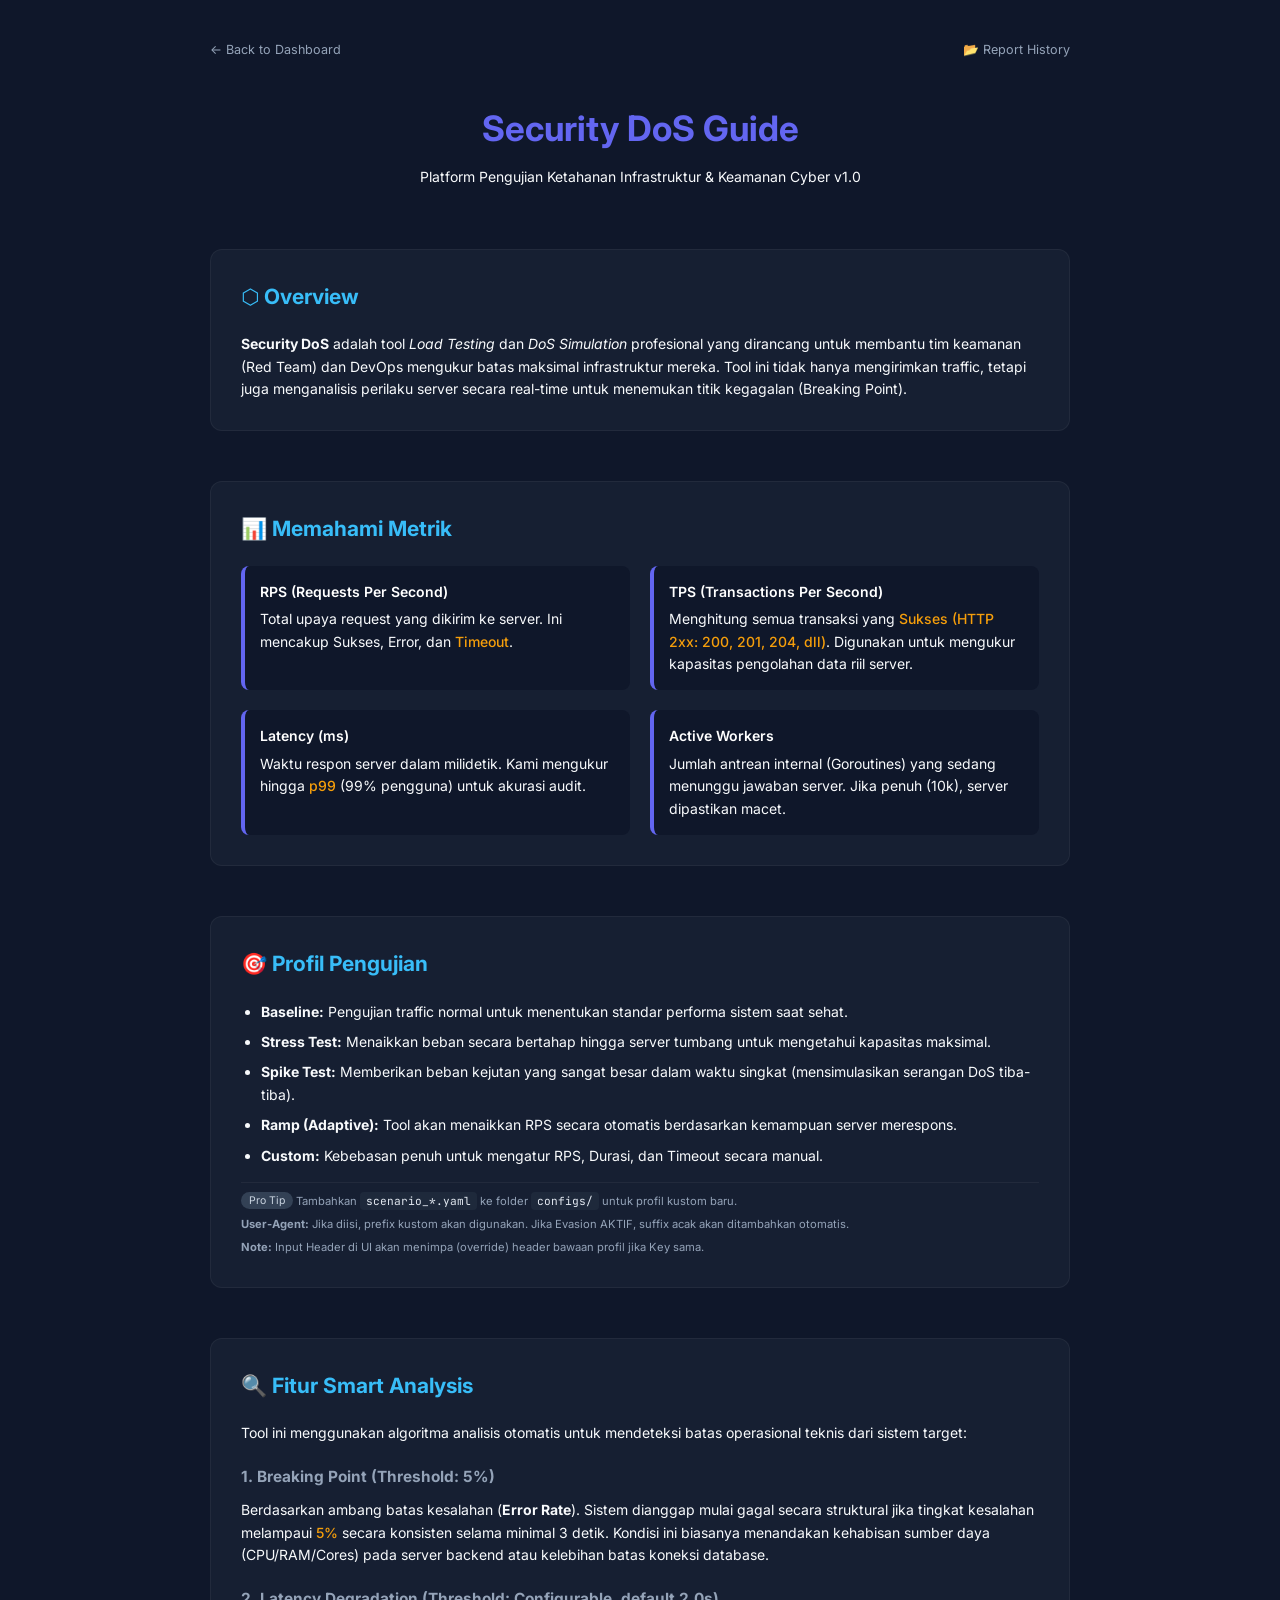
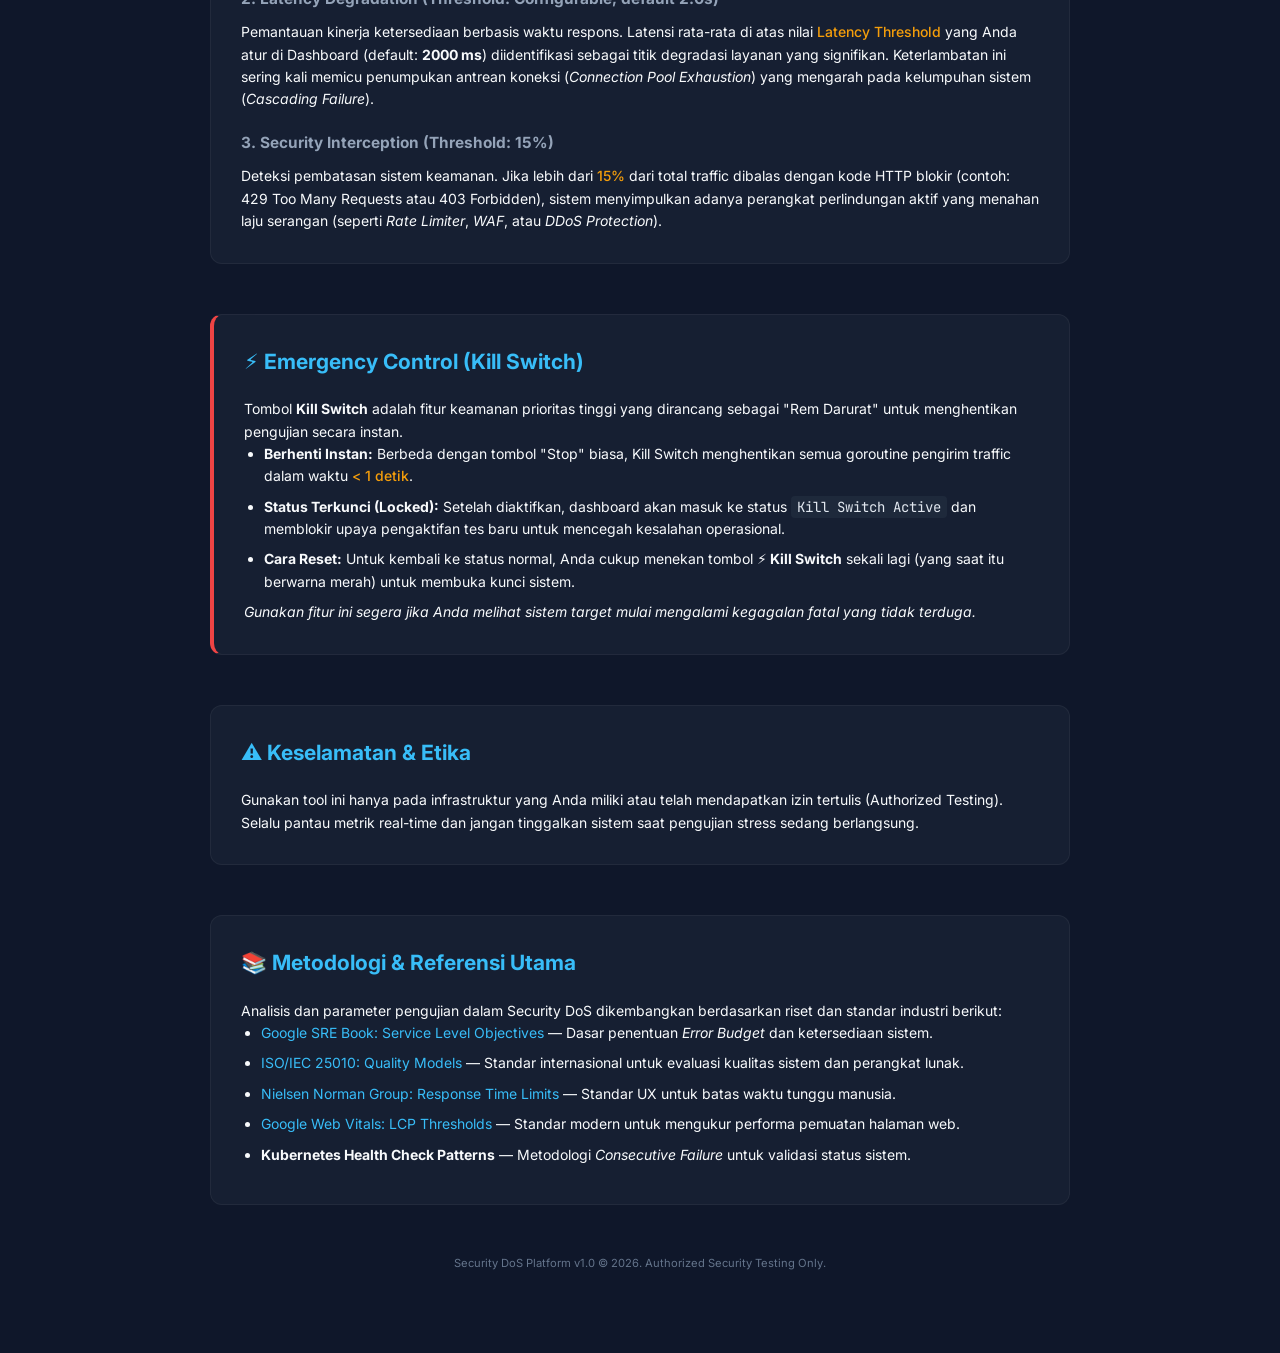
<file: dashboard/guide.html>
<!DOCTYPE html>
<html lang="en">
<head>
  <meta charset="UTF-8">
  <meta name="viewport" content="width=device-width, initial-scale=1.0">
  <title>User Guide – Security DoS Red Team Platform</title>
  <link rel="preconnect" href="https://fonts.googleapis.com" />
  <link href="https://fonts.googleapis.com/css2?family=Inter:wght@300;400;500;600;700&family=JetBrains+Mono:wght@400;500&display=swap" rel="stylesheet" />
  <link rel="stylesheet" href="style.css" />
  <link rel="icon" type="image/png" href="favicon.png" />
  <style>
    body { background: #0f172a; color: #f8fafc; line-height: 1.6; }
    .guide-container { max-width: 900px; margin: 40px auto; padding: 0 20px; }
    .guide-header { text-align: center; margin-bottom: 60px; }
    .guide-header h1 { font-size: 2.5rem; margin-bottom: 10px; color: #6366f1; }
    .guide-section { margin-bottom: 50px; background: rgba(30, 41, 59, 0.5); padding: 30px; border-radius: 12px; border: 1px solid rgba(255,255,255,0.05); }
    .guide-section h2 { font-size: 1.5rem; color: #38bdf8; margin-bottom: 20px; display: flex; align-items: center; gap: 10px; }
    .guide-section h3 { font-size: 1.1rem; color: #94a3b8; margin-top: 20px; margin-bottom: 10px; }
    .grid-2 { display: grid; grid-template-columns: 1fr 1fr; gap: 20px; }
    .metric-box { background: #0f172a; padding: 15px; border-radius: 8px; border-left: 4px solid #6366f1; }
    .metric-name { font-weight: 600; color: #fff; display: block; margin-bottom: 5px; }
    .highlight { color: #f59e0b; font-weight: 500; }
    code { font-family: 'JetBrains Mono', monospace; background: #1e293b; padding: 2px 6px; border-radius: 4px; color: #e2e8f0; }
    .back-btn { display: inline-block; margin-bottom: 20px; color: #94a3b8; text-decoration: none; font-size: 0.9rem; }
    .back-btn:hover { color: #fff; }
    ul { padding-left: 20px; }
    li { margin-bottom: 8px; }
    .tag { font-size: 0.75rem; padding: 2px 8px; border-radius: 99px; background: #334155; color: #cbd5e1; vertical-align: middle; }
    a { color: #38bdf8; text-decoration: none; }
    a:hover { text-decoration: underline; }
  </style>
</head>
<body>

  <div class="guide-container">
    <div style="display:flex; justify-content:space-between; align-items:center; margin-bottom:20px;">
        <a href="index.html" class="back-btn">&larr; Back to Dashboard</a>
        <a href="reports.html" class="back-btn">📂 Report History</a>
    </div>
    
    <header class="guide-header">
      <h1>Security DoS Guide</h1>
      <p>Platform Pengujian Ketahanan Infrastruktur & Keamanan Cyber v1.0</p>
    </header>

    <!-- Section 1: Overview -->
    <section class="guide-section">
      <h2>⬡ Overview</h2>
      <p>
        <strong>Security DoS</strong> adalah tool <em>Load Testing</em> dan <em>DoS Simulation</em> profesional yang dirancang untuk membantu tim keamanan (Red Team) dan DevOps mengukur batas maksimal infrastruktur mereka. 
        Tool ini tidak hanya mengirimkan traffic, tetapi juga menganalisis perilaku server secara real-time untuk menemukan titik kegagalan (Breaking Point).
      </p>
    </section>

    <!-- Section 2: Core Metrics -->
    <section class="guide-section">
      <h2>📊 Memahami Metrik</h2>
      <div class="grid-2">
        <div class="metric-box">
          <span class="metric-name">RPS (Requests Per Second)</span>
          <p>Total upaya request yang dikirim ke server. Ini mencakup Sukses, Error, dan <span class="highlight">Timeout</span>.</p>
        </div>
        <div class="metric-box">
          <span class="metric-name">TPS (Transactions Per Second)</span>
          <p>Menghitung semua transaksi yang <span class="highlight">Sukses (HTTP 2xx: 200, 201, 204, dll)</span>. Digunakan untuk mengukur kapasitas pengolahan data riil server.</p>
        </div>
        <div class="metric-box">
          <span class="metric-name">Latency (ms)</span>
          <p>Waktu respon server dalam milidetik. Kami mengukur hingga <span class="highlight">p99</span> (99% pengguna) untuk akurasi audit.</p>
        </div>
        <div class="metric-box">
          <span class="metric-name">Active Workers</span>
          <p>Jumlah antrean internal (Goroutines) yang sedang menunggu jawaban server. Jika penuh (10k), server dipastikan macet.</p>
        </div>
      </div>
    </section>

    <!-- Section 3: Test Profiles -->
    <section class="guide-section">
      <h2>🎯 Profil Pengujian</h2>
      <ul>
        <li><strong>Baseline:</strong> Pengujian traffic normal untuk menentukan standar performa sistem saat sehat.</li>
        <li><strong>Stress Test:</strong> Menaikkan beban secara bertahap hingga server tumbang untuk mengetahui kapasitas maksimal.</li>
        <li><strong>Spike Test:</strong> Memberikan beban kejutan yang sangat besar dalam waktu singkat (mensimulasikan serangan DoS tiba-tiba).</li>
        <li><strong>Ramp (Adaptive):</strong> Tool akan menaikkan RPS secara otomatis berdasarkan kemampuan server merespons.</li>
        <li><strong>Custom:</strong> Kebebasan penuh untuk mengatur RPS, Durasi, dan Timeout secara manual.</li>
      </ul>
      <div style="font-size: 0.8rem; color: #94a3b8; border-top: 1px solid rgba(255,255,255,0.05); padding-top: 10px; margin-top: 15px;">
        <p style="margin-bottom: 5px;"><span class="tag">Pro Tip</span> Tambahkan <code>scenario_*.yaml</code> ke folder <code>configs/</code> untuk profil kustom baru.</p>
        <p style="margin-bottom: 5px;"><strong>User-Agent:</strong> Jika diisi, prefix kustom akan digunakan. Jika Evasion AKTIF, suffix acak akan ditambahkan otomatis.</p>
        <p style="margin-bottom: 0;"><strong>Note:</strong> Input Header di UI akan menimpa (override) header bawaan profil jika Key sama.</p>
      </div>
    </section>

    <!-- Section 4: Smart Analysis -->
    <section class="guide-section">
      <h2>🔍 Fitur Smart Analysis</h2>
      <p>Tool ini menggunakan algoritma analisis otomatis untuk mendeteksi batas operasional teknis dari sistem target:</p>
      
      <h3>1. Breaking Point (Threshold: 5%)</h3>
      <p>
        Berdasarkan ambang batas kesalahan (<strong>Error Rate</strong>). Sistem dianggap mulai gagal secara struktural jika tingkat kesalahan 
        melampaui <span class="highlight">5%</span> secara konsisten selama minimal 3 detik. Kondisi ini biasanya menandakan 
        kehabisan sumber daya (CPU/RAM/Cores) pada server backend atau kelebihan batas koneksi database.
      </p>

      <h3>2. Latency Degradation (Threshold: Configurable, default 2.0s)</h3>
      <p>
        Pemantauan kinerja ketersediaan berbasis waktu respons. Latensi rata-rata di atas nilai 
        <span class="highlight">Latency Threshold</span> yang Anda atur di Dashboard (default: <strong>2000 ms</strong>) 
        diidentifikasi sebagai titik degradasi layanan yang signifikan. Keterlambatan ini sering kali memicu penumpukan antrean koneksi 
        (<em>Connection Pool Exhaustion</em>) yang mengarah pada kelumpuhan sistem (<em>Cascading Failure</em>).
      </p>

      <h3>3. Security Interception (Threshold: 15%)</h3>
      <p>
        Deteksi pembatasan sistem keamanan. Jika lebih dari <span class="highlight">15%</span> dari total traffic 
        dibalas dengan kode HTTP blokir (contoh: 429 Too Many Requests atau 403 Forbidden), 
        sistem menyimpulkan adanya perangkat perlindungan aktif yang menahan laju serangan (seperti <em>Rate Limiter</em>, <em>WAF</em>, atau <em>DDoS Protection</em>).
      </p>
    </section>

    <!-- Section 5: Emergency Control -->
    <section class="guide-section" style="border-left: 4px solid #ef4444;">
      <h2>⚡ Emergency Control (Kill Switch)</h2>
      <p>
        Tombol <strong>Kill Switch</strong> adalah fitur keamanan prioritas tinggi yang dirancang sebagai "Rem Darurat" untuk menghentikan pengujian secara instan.
      </p>
      <ul>
        <li><strong>Berhenti Instan:</strong> Berbeda dengan tombol "Stop" biasa, Kill Switch menghentikan semua goroutine pengirim traffic dalam waktu <span class="highlight">&lt; 1 detik</span>.</li>
        <li><strong>Status Terkunci (Locked):</strong> Setelah diaktifkan, dashboard akan masuk ke status <code>Kill Switch Active</code> dan memblokir upaya pengaktifan tes baru untuk mencegah kesalahan operasional.</li>
        <li><strong>Cara Reset:</strong> Untuk kembali ke status normal, Anda cukup menekan tombol <strong>⚡ Kill Switch</strong> sekali lagi (yang saat itu berwarna merah) untuk membuka kunci sistem.</li>
      </ul>
      <p><em>Gunakan fitur ini segera jika Anda melihat sistem target mulai mengalami kegagalan fatal yang tidak terduga.</em></p>
    </section>

    <!-- Section 6: Security & Safety -->
    <section class="guide-section">
      <h2>⚠️ Keselamatan & Etika</h2>
      <p>
        Gunakan tool ini hanya pada infrastruktur yang Anda miliki atau telah mendapatkan izin tertulis (Authorized Testing). 
        Selalu pantau metrik real-time dan jangan tinggalkan sistem saat pengujian stress sedang berlangsung.
      </p>
    </section>

    <!-- Section 7: Methodology & References -->
    <section class="guide-section" id="references">
      <h2>📚 Metodologi & Referensi Utama</h2>
      <p>Analisis dan parameter pengujian dalam Security DoS dikembangkan berdasarkan riset dan standar industri berikut:</p>
      <ul>
        <li>
          <a href="https://sre.google/sre-book/service-level-objectives/" target="_blank">Google SRE Book: Service Level Objectives</a> 
          — Dasar penentuan <em>Error Budget</em> dan ketersediaan sistem.
        </li>
        <li>
          <a href="https://iso25000.com/index.php/en/iso-25000-standards/iso-25010" target="_blank">ISO/IEC 25010: Quality Models</a> 
          — Standar internasional untuk evaluasi kualitas sistem dan perangkat lunak.
        </li>
        <li>
          <a href="https://www.nngroup.com/articles/response-times-3-important-limits/" target="_blank">Nielsen Norman Group: Response Time Limits</a> 
          — Standar UX untuk batas waktu tunggu manusia.
        </li>
        <li>
          <a href="https://web.dev/articles/lcp" target="_blank">Google Web Vitals: LCP Thresholds</a> 
          — Standar modern untuk mengukur performa pemuatan halaman web.
        </li>
        <li>
          <strong>Kubernetes Health Check Patterns</strong> — Metodologi <em>Consecutive Failure</em> untuk validasi status sistem.
        </li>
      </ul>
    </section>

    <footer style="text-align: center; color: #64748b; font-size: 0.8rem; margin-top: 40px; padding-bottom: 40px;">
      Security DoS Platform v1.0 &copy; 2026. Authorized Security Testing Only.
    </footer>
  </div>

</body>
</html>
</file>
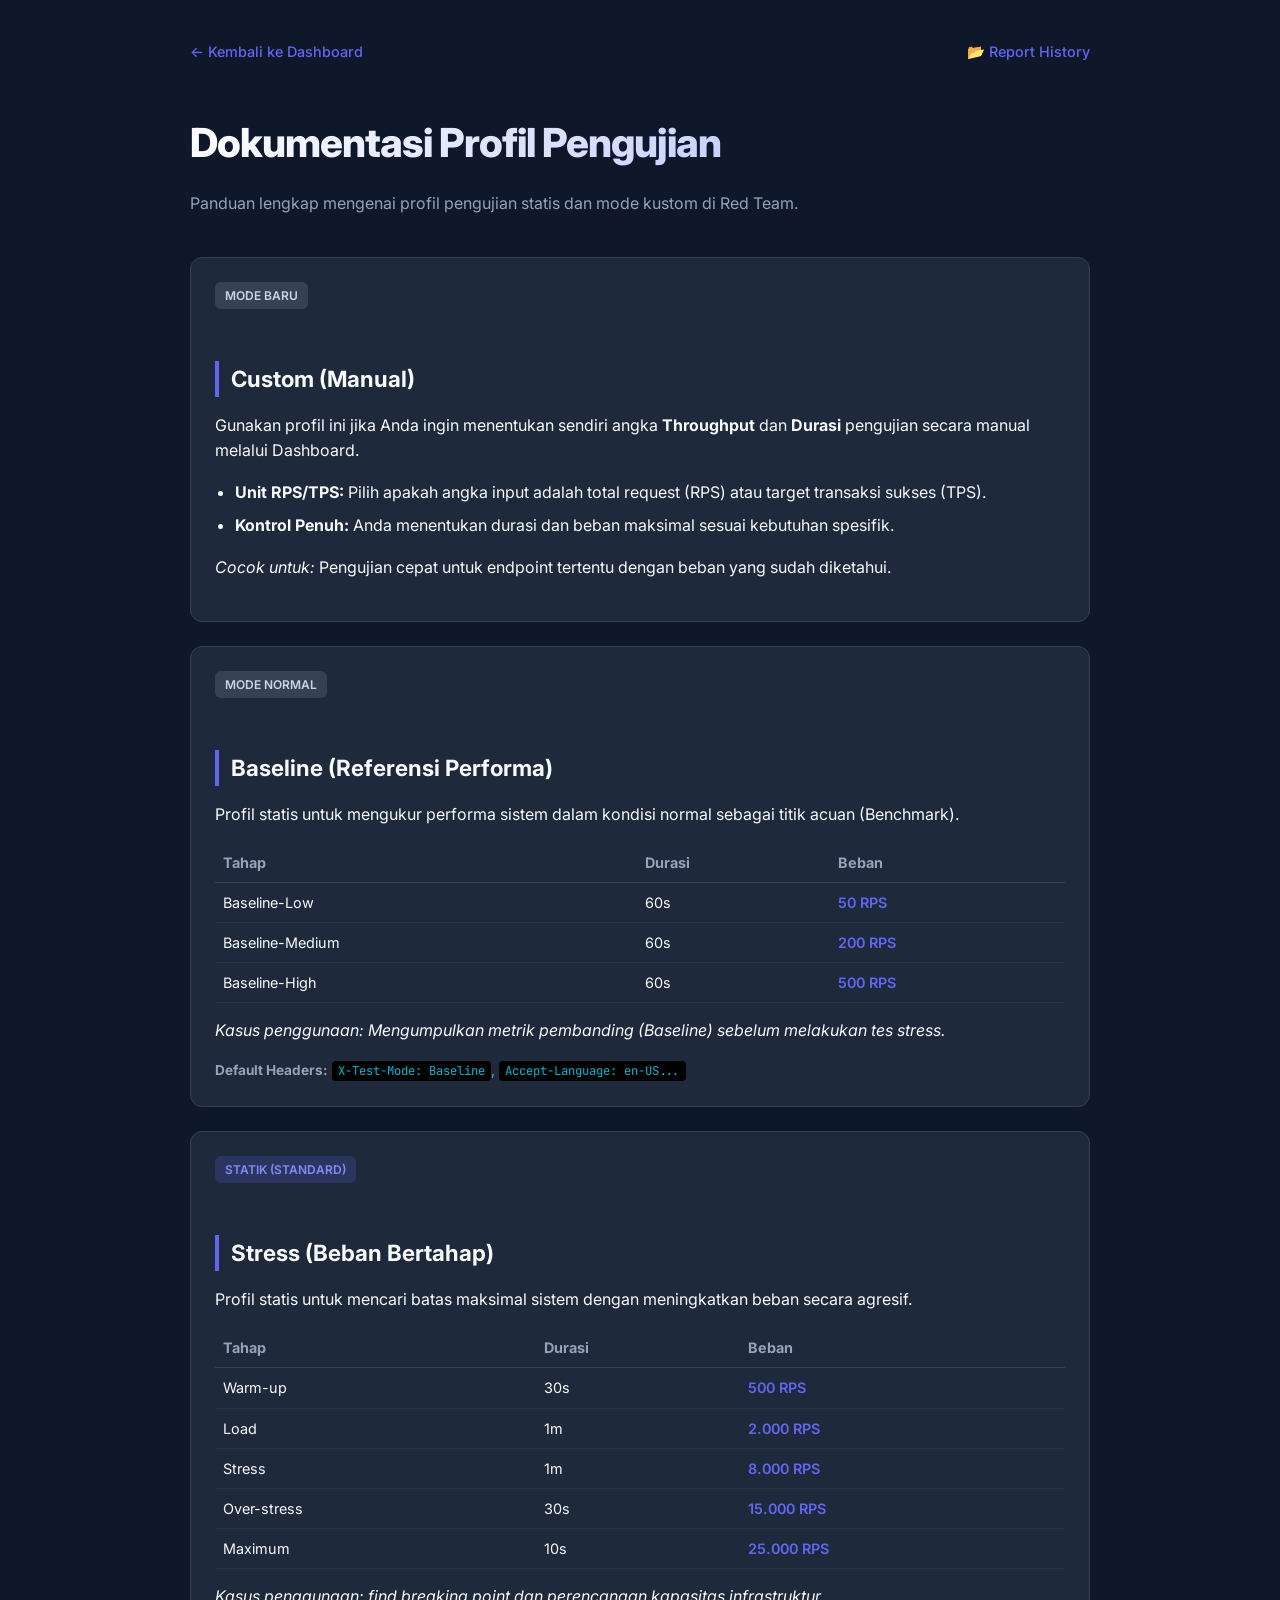
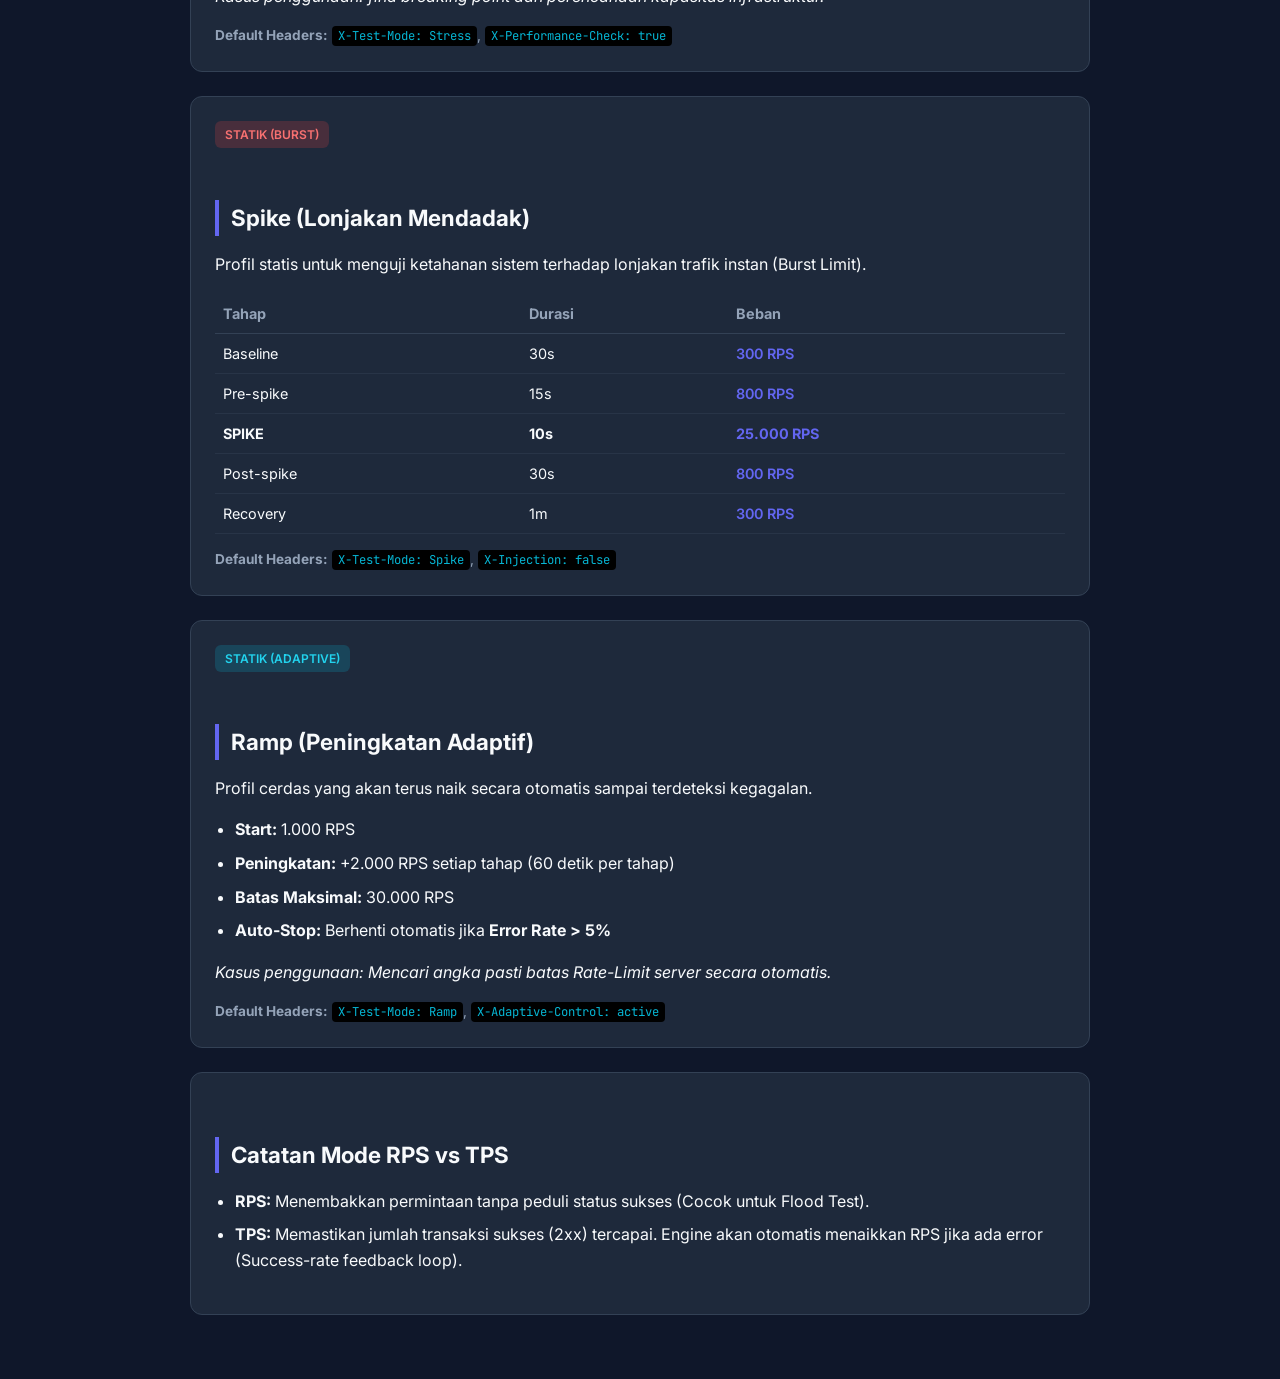
<file: dashboard/profiles.html>
<!DOCTYPE html>
<html lang="id">

<head>
  <meta charset="UTF-8">
  <meta name="viewport" content="width=device-width, initial-scale=1.0">
  <title>Security DoS – Dokumentasi Profil Pengujian</title>
  <link rel="preconnect" href="https://fonts.googleapis.com">
  <link
    href="https://fonts.googleapis.com/css2?family=Inter:wght@300;400;500;600;700&family=JetBrains+Mono:wght@400;500&display=swap"
    rel="stylesheet">
  <link rel="icon" type="image/png" href="favicon.png" />
  <style>
    :root {
      --bg: #0f172a;
      --surface: #1e293b;
      --border: #334155;
      --text: #f8fafc;
      --text2: #94a3b8;
      --accent: #6366f1;
      --green: #10b981;
      --yellow: #f59e0b;
      --red: #ef4444;
      --cyan: #06b6d4;
    }

    body {
      background: var(--bg);
      color: var(--text);
      font-family: 'Inter', sans-serif;
      line-height: 1.6;
      margin: 0;
      padding: 40px 20px;
    }

    .container {
      max-width: 900px;
      margin: 0 auto;
    }

    h1 {
      margin: 0;
      font-size: 2.5rem;
      font-weight: 800;
      background: linear-gradient(135deg, #fff 0%, #a5b4fc 100%);
      -webkit-background-clip: text;
      background-clip: text;
      -webkit-text-fill-color: transparent;
      letter-spacing: -0.025em;
    }

    .subtitle {
      color: var(--text2);
      margin-bottom: 40px;
    }

    h2 {
      font-size: 1.4rem;
      border-left: 4px solid var(--accent);
      padding-left: 12px;
      margin-top: 40px;
      margin-bottom: 16px;
    }

    .card {
      background: var(--surface);
      border: 1px solid var(--border);
      border-radius: 12px;
      padding: 24px;
      margin-bottom: 24px;
    }

    .badge {
      display: inline-block;
      padding: 4px 10px;
      border-radius: 6px;
      font-size: 0.75rem;
      font-weight: 600;
      text-transform: uppercase;
      margin-bottom: 12px;
    }

    .badge-custom {
      background: rgba(148, 163, 184, 0.2);
      color: #cbd5e1;
    }

    .badge-stress {
      background: rgba(99, 102, 241, 0.2);
      color: #818cf8;
    }

    .badge-spike {
      background: rgba(239, 68, 68, 0.2);
      color: #f87171;
    }

    .badge-ramp {
      background: rgba(6, 182, 212, 0.2);
      color: #22d3ee;
    }

    p {
      margin-bottom: 16px;
    }

    ul {
      padding-left: 20px;
      margin-bottom: 16px;
    }

    li {
      margin-bottom: 8px;
    }

    .back-link {
      display: inline-block;
      margin-bottom: 24px;
      color: var(--accent);
      text-decoration: none;
      font-weight: 500;
      font-size: 0.9rem;
    }

    .back-link:hover {
      text-decoration: underline;
    }

    code {
      font-family: 'JetBrains Mono', monospace;
      background: #000;
      padding: 2px 6px;
      border-radius: 4px;
      font-size: 0.9em;
      color: var(--cyan);
    }

    table {
      width: 100%;
      border-collapse: collapse;
      margin-top: 10px;
      font-size: 0.9rem;
    }

    th {
      text-align: left;
      color: var(--text2);
      padding: 8px;
      border-bottom: 1px solid var(--border);
    }

    td {
      padding: 8px;
      border-bottom: 1px solid rgba(51, 65, 85, 0.5);
    }

    .val {
      font-weight: 600;
      color: var(--accent);
    }
  </style>
</head>

<body>
  <div class="container">
    <div style="display:flex; justify-content:space-between; align-items:center; margin-bottom:24px;">
        <a href="index.html" class="back-link">&larr; Kembali ke Dashboard</a>
        <a href="reports.html" class="back-link">📂 Report History</a>
    </div>
    <h1>Dokumentasi Profil Pengujian</h1>
    <p class="subtitle">Panduan lengkap mengenai profil pengujian statis dan mode kustom di Red Team.</p>

    <div class="card">
      <div class="badge badge-custom">Mode Baru</div>
      <h2>Custom (Manual)</h2>
      <p>Gunakan profil ini jika Anda ingin menentukan sendiri angka <strong>Throughput</strong> dan
        <strong>Durasi</strong> pengujian secara manual melalui Dashboard.
      </p>
      <ul>
        <li><strong>Unit RPS/TPS:</strong> Pilih apakah angka input adalah total request (RPS) atau target transaksi
          sukses (TPS).</li>
        <li><strong>Kontrol Penuh:</strong> Anda menentukan durasi dan beban maksimal sesuai kebutuhan spesifik.</li>
      </ul>
      <p><em>Cocok untuk:</em> Pengujian cepat untuk endpoint tertentu dengan beban yang sudah diketahui.</p>
    </div>

    <div class="card">
      <div class="badge badge-custom">Mode Normal</div>
      <h2>Baseline (Referensi Performa)</h2>
      <p>Profil statis untuk mengukur performa sistem dalam kondisi normal sebagai titik acuan (Benchmark).</p>
      <table>
        <tr>
          <th>Tahap</th>
          <th>Durasi</th>
          <th>Beban</th>
        </tr>
        <tr>
          <td>Baseline-Low</td>
          <td>60s</td>
          <td class="val">50 RPS</td>
        </tr>
        <tr>
          <td>Baseline-Medium</td>
          <td>60s</td>
          <td class="val">200 RPS</td>
        </tr>
        <tr>
          <td>Baseline-High</td>
          <td>60s</td>
          <td class="val">500 RPS</td>
        </tr>
      </table>
      <p style="margin-top: 15px;"><em>Kasus penggunaan: Mengumpulkan metrik pembanding (Baseline) sebelum melakukan tes
          stress.</em></p>
      <div style="margin-top: 10px; font-size: 0.85rem; color: var(--text2);">
        <strong>Default Headers:</strong> 
        <code>X-Test-Mode: Baseline</code>, <code>Accept-Language: en-US...</code>
      </div>
    </div>

    <div class="card">
      <div class="badge badge-stress">Statik (Standard)</div>
      <h2>Stress (Beban Bertahap)</h2>
      <p>Profil statis untuk mencari batas maksimal sistem dengan meningkatkan beban secara agresif.</p>
      <table>
        <tr>
          <th>Tahap</th>
          <th>Durasi</th>
          <th>Beban</th>
        </tr>
        <tr>
          <td>Warm-up</td>
          <td>30s</td>
          <td class="val">500 RPS</td>
        </tr>
        <tr>
          <td>Load</td>
          <td>1m</td>
          <td class="val">2.000 RPS</td>
        </tr>
        <tr>
          <td>Stress</td>
          <td>1m</td>
          <td class="val">8.000 RPS</td>
        </tr>
        <tr>
          <td>Over-stress</td>
          <td>30s</td>
          <td class="val">15.000 RPS</td>
        </tr>
        <tr>
          <td>Maximum</td>
          <td>10s</td>
          <td class="val">25.000 RPS</td>
        </tr>
      </table>
      <p style="margin-top: 15px;"><em>Kasus penggunaan: find breaking point dan perencanaan kapasitas
          infrastruktur.</em></p>
      <div style="margin-top: 10px; font-size: 0.85rem; color: var(--text2);">
        <strong>Default Headers:</strong> 
        <code>X-Test-Mode: Stress</code>, <code>X-Performance-Check: true</code>
      </div>
    </div>

    <div class="card">
      <div class="badge badge-spike">Statik (Burst)</div>
      <h2>Spike (Lonjakan Mendadak)</h2>
      <p>Profil statis untuk menguji ketahanan sistem terhadap lonjakan trafik instan (Burst Limit).</p>
      <table>
        <tr>
          <th>Tahap</th>
          <th>Durasi</th>
          <th>Beban</th>
        </tr>
        <tr>
          <td>Baseline</td>
          <td>30s</td>
          <td class="val">300 RPS</td>
        </tr>
        <tr>
          <td>Pre-spike</td>
          <td>15s</td>
          <td class="val">800 RPS</td>
        </tr>
        <tr>
          <td><strong>SPIKE</strong></td>
          <td><strong>10s</strong></td>
          <td class="val"><strong>25.000 RPS</strong></td>
        </tr>
        <tr>
          <td>Post-spike</td>
          <td>30s</td>
          <td class="val">800 RPS</td>
        </tr>
        <tr>
          <td>Recovery</td>
          <td>1m</td>
          <td class="val">300 RPS</td>
        </tr>
      </table>
      <div style="margin-top: 15px; font-size: 0.85rem; color: var(--text2);">
        <strong>Default Headers:</strong> 
        <code>X-Test-Mode: Spike</code>, <code>X-Injection: false</code>
      </div>
    </div>

    <div class="card">
      <div class="badge badge-ramp">Statik (Adaptive)</div>
      <h2>Ramp (Peningkatan Adaptif)</h2>
      <p>Profil cerdas yang akan terus naik secara otomatis sampai terdeteksi kegagalan.</p>
      <ul>
        <li><strong>Start:</strong> 1.000 RPS</li>
        <li><strong>Peningkatan:</strong> +2.000 RPS setiap tahap (60 detik per tahap)</li>
        <li><strong>Batas Maksimal:</strong> 30.000 RPS</li>
        <li><strong>Auto-Stop:</strong> Berhenti otomatis jika <strong>Error Rate > 5%</strong></li>
      </ul>
      <p><em>Kasus penggunaan: Mencari angka pasti batas Rate-Limit server secara otomatis.</em></p>
      <div style="margin-top: 10px; font-size: 0.85rem; color: var(--text2);">
        <strong>Default Headers:</strong> 
        <code>X-Test-Mode: Ramp</code>, <code>X-Adaptive-Control: active</code>
      </div>
    </div>

    <div class="card">
      <h2>Catatan Mode RPS vs TPS</h2>
      <ul>
        <li><strong>RPS:</strong> Menembakkan permintaan tanpa peduli status sukses (Cocok untuk Flood Test).</li>
        <li><strong>TPS:</strong> Memastikan jumlah transaksi sukses (2xx) tercapai. Engine akan otomatis menaikkan RPS
          jika ada error (Success-rate feedback loop).</li>
      </ul>
    </div>
  </div>
</body>

</html>
</file>
<file: dashboard/style.css>
/* ══════════════════════════════════════════════════════════════
   Security DoS Dashboard — Premium Dark Mode CSS
   ══════════════════════════════════════════════════════════════ */

*, *::before, *::after { box-sizing: border-box; margin: 0; padding: 0; }

:root {
  --bg:        #0a0e1a;
  --bg2:       #0f1527;
  --bg3:       #151d35;
  --surface:   #1a2340;
  --border:    #232d47;
  --text:      #e2e8f0;
  --text2:     #94a3b8;
  --text3:     #64748b;
  --accent:    #6366f1;
  --accent2:   #818cf8;
  --green:     #22c55e;
  --yellow:    #f59e0b;
  --red:       #ef4444;
  --red2:      #fca5a5;
  --cyan:      #06b6d4;
  --purple:    #a855f7;
  --radius:    12px;
  --radius-sm: 6px;
  --shadow:    0 4px 24px rgba(0,0,0,0.4);
  --glow:      0 0 24px rgba(99,102,241,0.18);
}

html { font-size: 14px; }
body {
  font-family: 'Inter', system-ui, sans-serif;
  background: var(--bg);
  color: var(--text);
  min-height: 100vh;
  display: flex;
  flex-direction: column;
}

/* ── SCROLLBAR ── */
::-webkit-scrollbar { width: 6px; height: 6px; }
::-webkit-scrollbar-track { background: var(--bg2); }
::-webkit-scrollbar-thumb { background: var(--border); border-radius: 3px; }

/* ── HEADER ── */
.header {
  display: flex;
  align-items: center;
  justify-content: space-between;
  padding: 14px 28px;
  background: var(--bg2);
  border-bottom: 1px solid var(--border);
  position: sticky;
  top: 0;
  z-index: 100;
  backdrop-filter: blur(12px);
}

.header-brand { display: flex; align-items: center; gap: 14px; }

.brand-icon {
  font-size: 24px;
  color: var(--accent2);
  filter: drop-shadow(0 0 8px rgba(129,140,248,0.6));
  animation: pulse-icon 3s ease-in-out infinite;
}
@keyframes pulse-icon {
  0%,100% { filter: drop-shadow(0 0 8px rgba(129,140,248,0.5)); }
  50%      { filter: drop-shadow(0 0 16px rgba(129,140,248,0.9)); }
}

.brand-name {
  font-size: 1.15rem;
  font-weight: 700;
  letter-spacing: -0.5px;
  background: linear-gradient(135deg, #818cf8, #06b6d4);
  -webkit-background-clip: text;
  background-clip: text;
  -webkit-text-fill-color: transparent;
}
.brand-sub { font-size: 0.7rem; color: var(--text3); margin-top: 1px; }

.header-controls { display: flex; align-items: center; gap: 12px; flex-wrap: wrap; }

/* ── STATUS BADGE ── */
.status-badge {
  display: flex;
  align-items: center;
  gap: 7px;
  padding: 5px 14px;
  border-radius: 20px;
  background: var(--surface);
  border: 1px solid var(--border);
  font-size: 0.8rem;
  font-weight: 500;
}
.pulse-dot {
  width: 8px; height: 8px;
  border-radius: 50%;
  background: var(--text3);
  transition: background 0.3s;
}
.status-badge.running .pulse-dot {
  background: var(--green);
  animation: pulseDot 1.2s ease-in-out infinite;
}
@keyframes pulseDot {
  0%,100% { box-shadow: 0 0 0 0 rgba(34,197,94,0.5); }
  50%      { box-shadow: 0 0 0 5px rgba(34,197,94,0); }
}
.status-badge.running #statusText { color: var(--green); }
.status-badge.error   .pulse-dot { background: var(--red); }
.status-badge.error   #statusText { color: var(--red); }

/* ── BADGES ── */
.badge {
  font-size: 0.7rem;
  font-weight: 600;
  padding: 3px 10px;
  border-radius: 4px;
  font-family: 'JetBrains Mono', monospace;
}
.badge-blue   { background: rgba(99,102,241,0.2); color: var(--accent2); border: 1px solid rgba(99,102,241,0.3); }
.badge-purple { background: rgba(168,85,247,0.15); color: #c084fc; border: 1px solid rgba(168,85,247,0.3); }

/* ── BUTTONS ── */
.btn {
  padding: 7px 16px;
  border-radius: var(--radius-sm);
  font-size: 0.82rem;
  font-weight: 600;
  cursor: pointer;
  border: none;
  transition: all 0.2s;
  font-family: inherit;
  letter-spacing: 0.2px;
}
.btn:active { transform: scale(0.97); }
.btn-primary  { background: var(--accent); color: #fff; }
.btn-primary:hover  { background: var(--accent2); box-shadow: 0 0 16px rgba(99,102,241,0.4); }
.btn-secondary { background: var(--surface); color: var(--text); border: 1px solid var(--border); }
.btn-secondary:hover { background: var(--bg3); }
.btn-danger { background: rgba(239,68,68,0.15); color: var(--red); border: 1px solid rgba(239,68,68,0.3); }
.btn-danger:hover { background: rgba(239,68,68,0.3); box-shadow: 0 0 12px rgba(239,68,68,0.2); }
.btn-outline { background: transparent; color: var(--text2); border: 1px solid var(--border); }
.btn-outline:hover { border-color: var(--accent); color: var(--accent2); }

/* ── MAIN ── */
.main { flex: 1; padding: 24px 28px; display: flex; flex-direction: column; gap: 24px; max-width: 1800px; width: 100%; margin: 0 auto; }
.hidden { display: none !important; }

/* ── SETUP VIEW ── */
.setup-grid {
  display: flex;
  justify-content: center;
  align-items: flex-start;
  margin-top: 40px;
}
.setup-panel {
  width: 100%;
  max-width: 800px;
  background: var(--surface);
  border: 1px solid var(--border);
  border-radius: var(--radius);
  padding: 30px;
  box-shadow: var(--shadow);
}
.setup-panel .panel-title { font-size: 1.1rem; margin-bottom: 24px; color: var(--text); }
.form-row { display: flex; gap: 16px; margin-bottom: 16px; flex-wrap: wrap; }
.flex-1 { flex: 1; min-width: 150px; }
.flex-2 { flex: 2; min-width: 250px; }
.toggle-label {
  display: flex; align-items: center; gap: 8px; font-size: 0.8rem; color: var(--text2); cursor: pointer;
}
.info-link {
  font-size: 0.75rem;
  color: var(--accent);
  text-decoration: none;
  margin-left: 8px;
  font-weight: 500;
  opacity: 0.8;
}
.info-link:hover { opacity: 1; text-decoration: underline; }
.toggle-label input[type="checkbox"] {
  accent-color: var(--accent);
  width: 16px; height: 16px;
  cursor: pointer;
}
select.input {
  appearance: none;
  background-image: url("data:image/svg+xml;charset=UTF-8,%3csvg xmlns='http://www.w3.org/2000/svg' viewBox='0 0 24 24' fill='none' stroke='%2394a3b8' stroke-width='2' stroke-linecap='round' stroke-linejoin='round'%3e%3cpolyline points='6 9 12 15 18 9'%3e%3c/polyline%3e%3c/svg%3e");
  background-repeat: no-repeat;
  background-position: right 10px center;
  background-size: 14px;
  padding-right: 32px;
}
.input-group {
  display: flex;
  gap: 4px;
}
.select-unit {
  max-width: 80px;
  background-color: var(--surface2) !important;
  font-weight: 600;
  color: var(--accent) !important;
}

/* ── KPI GRID ── */
.kpi-grid {
  display: grid;
  grid-template-columns: repeat(auto-fit, minmax(160px, 1fr));
  gap: 14px;
}

.kpi-card {
  background: var(--surface);
  border: 1px solid var(--border);
  border-radius: var(--radius);
  padding: 18px 20px;
  cursor: default;
  transition: transform 0.2s, box-shadow 0.2s;
  position: relative;
  overflow: hidden;
}
.kpi-card::before {
  content: '';
  position: absolute;
  top: 0; left: 0; right: 0;
  height: 2px;
  background: linear-gradient(90deg, var(--accent), var(--cyan));
  opacity: 0;
  transition: opacity 0.3s;
}
.kpi-card:hover { transform: translateY(-2px); box-shadow: var(--glow); }
.kpi-card:hover::before { opacity: 1; }

.kpi-label { font-size: 0.72rem; color: var(--text3); text-transform: uppercase; letter-spacing: 0.8px; font-weight: 600; }
.kpi-value { font-size: 1.9rem; font-weight: 700; margin: 8px 0 4px; font-family: 'JetBrains Mono', monospace; color: var(--text); transition: color 0.3s; }
.kpi-sub   { font-size: 0.72rem; color: var(--text3); font-family: 'JetBrains Mono', monospace; }

.kpi-card.alert-red  .kpi-value { color: var(--red); }
.kpi-card.alert-yellow .kpi-value { color: var(--yellow); }
.kpi-card.alert-green  .kpi-value { color: var(--green); }

/* ── CHARTS ── */
.charts-grid {
  display: grid;
  grid-template-columns: 1fr 1fr;
  grid-template-rows: auto auto;
  gap: 14px;
}
.chart-wide { grid-column: span 1; }
@media (max-width: 900px) {
  .charts-grid { grid-template-columns: 1fr; }
  .chart-wide  { grid-column: span 1; }
}

.chart-card {
  background: var(--surface);
  border: 1px solid var(--border);
  border-radius: var(--radius);
  padding: 18px 20px;
  display: flex;
  flex-direction: column;
  gap: 12px;
}
.chart-header { display: flex; align-items: center; justify-content: space-between; }
.chart-title  { font-size: 0.82rem; font-weight: 600; color: var(--text2); text-transform: uppercase; letter-spacing: 0.6px; }
.chart-badge  {
  font-size: 0.68rem; font-weight: 700;
  padding: 2px 8px;
  border-radius: 3px;
  background: rgba(99,102,241,0.15);
  color: var(--accent2);
  border: 1px solid rgba(99,102,241,0.25);
  font-family: 'JetBrains Mono', monospace;
}
canvas { max-height: 200px; }

/* ── BOTTOM PANELS ── */
.bottom-grid {
  display: grid;
  grid-template-columns: 1.4fr 1fr 0.7fr;
  gap: 14px;
  align-items: start;
}
@media (max-width: 1100px) { .bottom-grid { grid-template-columns: 1fr 1fr; } }
@media (max-width: 700px)  { .bottom-grid { grid-template-columns: 1fr; } }

.panel {
  background: var(--surface);
  border: 1px solid var(--border);
  border-radius: var(--radius);
  padding: 20px;
}
.panel-title { font-size: 0.8rem; font-weight: 700; text-transform: uppercase; letter-spacing: 0.7px; color: var(--text2); margin-bottom: 14px; }

/* ── FORM ── */
.form-group { margin-bottom: 12px; }
.form-group label { display: block; font-size: 0.75rem; color: var(--text3); margin-bottom: 5px; font-weight: 500; }
.input, .textarea {
  width: 100%;
  background: var(--bg);
  border: 1px solid var(--border);
  border-radius: var(--radius-sm);
  color: var(--text);
  font-family: 'JetBrains Mono', monospace;
  font-size: 0.8rem;
  padding: 8px 12px;
  outline: none;
  transition: border-color 0.2s;
  resize: vertical;
}
.input:focus { outline: none; border-color: var(--accent); background: #000; box-shadow: 0 0 0 3px rgba(99, 102, 241, 0.1); }
.textarea-small {
  min-height: 80px;
  resize: vertical;
  line-height: 1.5;
  font-family: 'JetBrains Mono', monospace;
  font-size: 0.85rem;
}
.input-group { display: flex; gap: 8px; }
.btn-row { display: flex; flex-wrap: wrap; gap: 8px; margin-top: 4px; }

.api-message {
  margin-top: 10px;
  font-size: 0.78rem;
  padding: 8px 12px;
  border-radius: var(--radius-sm);
  display: none;
  font-family: 'JetBrains Mono', monospace;
}
.api-message.ok    { background: rgba(34,197,94,0.1); color: var(--green); border: 1px solid rgba(34,197,94,0.2); display:block; }
.api-message.error { background: rgba(239,68,68,0.1); color: var(--red);   border: 1px solid rgba(239,68,68,0.2); display:block; }

/* ── ANALYSIS ── */
.analysis-grid { display: grid; grid-template-columns: 1fr 1fr; gap: 10px; margin-bottom: 4px; }
.analysis-item {
  background: var(--bg);
  border: 1px solid var(--border);
  border-radius: var(--radius-sm);
  padding: 10px 14px;
}
.analysis-label { font-size: 0.7rem; color: var(--text3); text-transform: uppercase; letter-spacing: 0.6px; font-weight: 600; }
.analysis-value { font-size: 1.1rem; font-weight: 700; font-family: 'JetBrains Mono', monospace; color: var(--text); margin-top: 4px; }

.observations-list { display: flex; flex-direction: column; gap: 6px; max-height: 160px; overflow-y: auto; }
.obs-item {
  font-size: 0.77rem;
  padding: 7px 12px;
  border-radius: var(--radius-sm);
  border-left: 3px solid var(--accent);
  background: rgba(99,102,241,0.07);
  color: var(--text2);
  line-height: 1.4;
}
.obs-item.obs-empty { border-left-color: var(--border); background: transparent; color: var(--text3); font-style: italic; }
.obs-item.obs-warn  { border-left-color: var(--yellow); background: rgba(245,158,11,0.07); }
.obs-item.obs-crit  { border-left-color: var(--red);    background: rgba(239,68,68,0.07); }

/* ── STATUS CODE TABLE ── */
.sc-table { display: flex; flex-direction: column; gap: 5px; }
.sc-row {
  display: flex;
  align-items: center;
  justify-content: space-between;
  font-size: 0.77rem;
  padding: 5px 10px;
  border-radius: 4px;
  background: var(--bg);
  font-family: 'JetBrains Mono', monospace;
}
.sc-2xx { color: var(--green); }
.sc-4xx { color: var(--yellow); }
.sc-5xx { color: var(--red); }

/* ── LOG ── */
.panel-log { display: flex; flex-direction: column; }
.log-output {
  font-family: 'JetBrains Mono', monospace;
  font-size: 0.72rem;
  background: var(--bg);
  border: 1px solid var(--border);
  border-radius: var(--radius-sm);
  padding: 12px;
  height: 420px;
  overflow-y: auto;
  flex: 1;
  color: var(--text3);
  line-height: 1.6;
}
.log-entry { display: block; margin-bottom: 2px; }
.log-entry .ts { color: var(--text3); }
.log-entry .lvl-audit  { color: var(--cyan); }
.log-entry .lvl-info   { color: var(--accent2); }
.log-entry .lvl-warn   { color: var(--yellow); }
.log-entry .lvl-error  { color: var(--red); }
.log-entry .msg        { color: var(--text2); }

/* ── FOOTER ── */
.footer {
  padding: 10px 28px;
  text-align: center;
  font-size: 0.7rem;
  color: var(--text3);
  border-top: 1px solid var(--border);
  background: var(--bg2);
}
</file>
